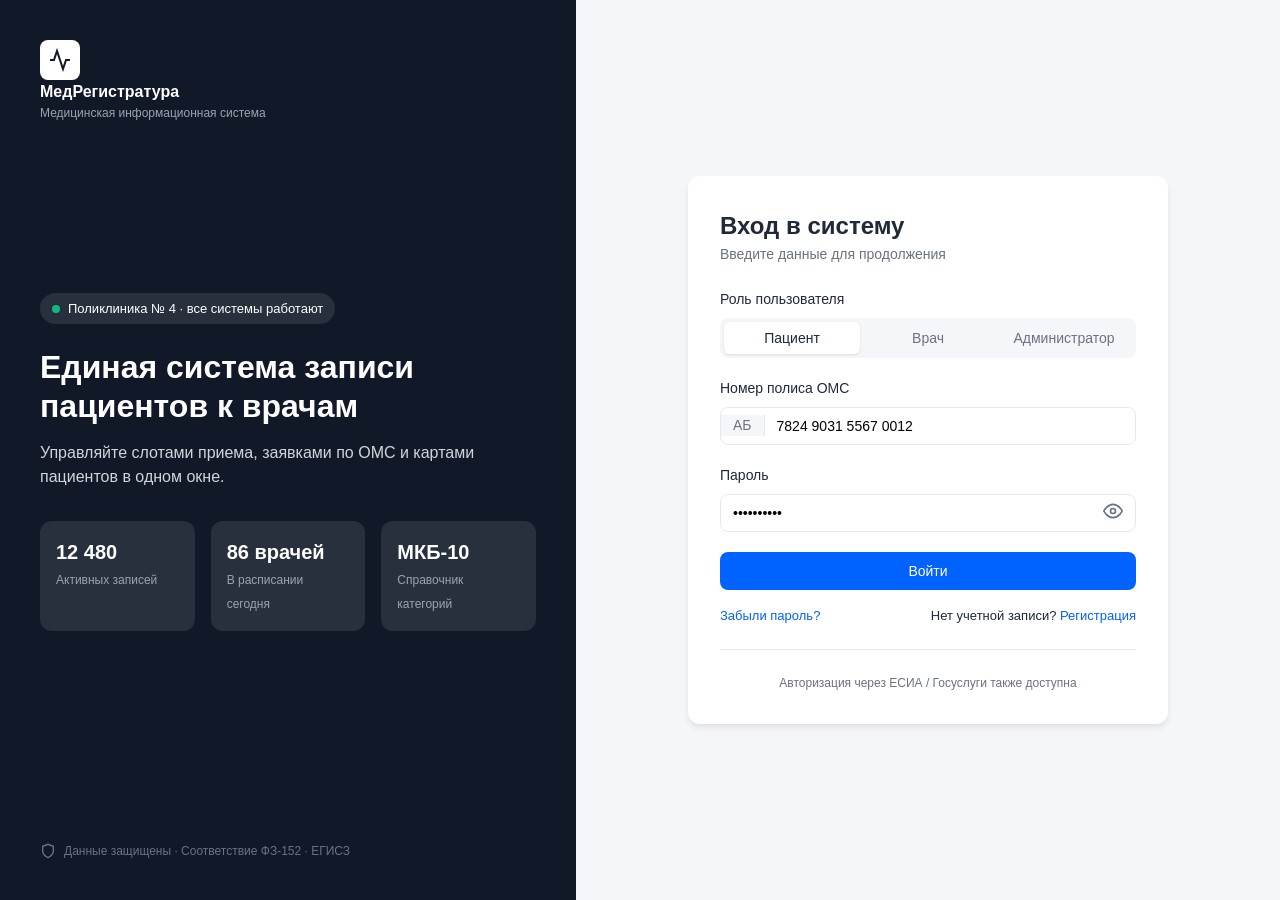
<file: frontend-v2/index.html>
<!DOCTYPE html>
<html lang="ru">
<head>
    <meta charset="UTF-8">
    <meta name="viewport" content="width=device-width, initial-scale=1.0">
    <title>Вход в систему — МедРегистратура</title>
    <link rel="stylesheet" href="css/styles.css">
</head>
<body class="auth-page">
    <div class="auth-layout">
        <!-- Информационная панель -->
        <aside class="auth-sidebar">
            <div class="auth-logo">
                <div class="logo-icon">
                    <svg viewBox="0 0 24 24" fill="none" stroke="currentColor" stroke-width="2"><polyline points="22 12 18 12 15 21 9 3 6 12 2 12"></polyline></svg>
                </div>
                <div class="logo-text">
                    <span class="logo-title">МедРегистратура</span>
                    <span class="logo-subtitle">Медицинская информационная система</span>
                </div>
            </div>

            <div class="auth-sidebar-content">
                <div class="status-pill">
                    <span class="status-dot"></span> Поликлиника № 4 · все системы работают
                </div>
                <h1 class="auth-heading">Единая система записи пациентов к врачам</h1>
                <p class="auth-description">
                    Управляйте слотами приема, заявками по ОМС и картами пациентов в одном окне.
                </p>

                <div class="auth-stats">
                    <div class="stat-card">
                        <span class="stat-value">12 480</span>
                        <span class="stat-label">Активных записей</span>
                    </div>
                    <div class="stat-card">
                        <span class="stat-value">86 врачей</span>
                        <span class="stat-label">В расписании сегодня</span>
                    </div>
                    <div class="stat-card">
                        <span class="stat-value">МКБ-10</span>
                        <span class="stat-label">Справочник категорий</span>
                    </div>
                </div>
            </div>

            <div class="auth-footer">
                <svg viewBox="0 0 24 24" fill="none" stroke="currentColor" stroke-width="2" width="16" height="16"><path d="M12 22s8-4 8-10V5l-8-3-8 3v7c0 6 8 10 8 10z"></path></svg>
                Данные защищены · Соответствие ФЗ-152 · ЕГИСЗ
            </div>
        </aside>

        <!-- Форма входа -->
        <main class="auth-main">
            <div class="auth-card">
                <div class="auth-card-header">
                    <h2>Вход в систему</h2>
                    <p>Введите данные для продолжения</p>
                </div>

                <form class="auth-form">
                    <!-- ПЕРЕКЛЮЧАТЕЛЬ РОЛЕЙ НА МЕСТЕ -->
                    <div class="form-group">
                        <label>Роль пользователя</label>
                        <div class="role-switcher" role="tablist">
                            <button type="button" class="role-btn active" role="tab">Пациент</button>
                            <button type="button" class="role-btn" role="tab">Врач</button>
                            <button type="button" class="role-btn" role="tab">Администратор</button>
                        </div>
                    </div>

                    <div class="form-group">
                        <label for="loginInput" id="loginLabel">Номер полиса ОМС</label>
                        <div class="input-group">
                            <span class="input-prefix" id="inputPrefix">АБ</span>
                            <input type="text" id="loginInput" value="7824 9031 5567 0012" placeholder="0000 0000 0000 0000">
                        </div>
                    </div>

                    <div class="form-group">
                        <label for="password">Пароль</label>
                        <div class="input-group">
                            <input type="password" id="password" value="••••••••••" placeholder="Введите пароль">
                            <button type="button" class="input-suffix" aria-label="Показать пароль">
                                <svg viewBox="0 0 24 24" fill="none" stroke="currentColor" stroke-width="2" width="20" height="20"><path d="M1 12s4-8 11-8 11 8 11 8-4 8-11 8-11-8-11-8z"></path><circle cx="12" cy="12" r="3"></circle></svg>
                            </button>
                        </div>
                    </div>

                    <!-- Блок ошибки -->
                    <div class="alert alert-error" style="display: none;">
                        <svg viewBox="0 0 24 24" fill="none" stroke="currentColor" stroke-width="2" width="20" height="20"><circle cx="12" cy="12" r="10"></circle><line x1="12" y1="8" x2="12" y2="12"></line><line x1="12" y1="16" x2="12.01" y2="16"></line></svg>
                        <div>
                            <strong>Неверные данные для входа</strong>
                            <p>Проверьте правильность ввода и попробуйте еще раз.</p>
                        </div>
                    </div>

                    <button type="submit" class="btn btn-primary btn-block">Войти</button>

                    <div class="auth-links">
                        <a href="#">Забыли пароль?</a>
                        <span>Нет учетной записи? <a href="#">Регистрация</a></span>
                    </div>
                </form>

                <div class="auth-divider">
                    <span>Авторизация через ЕСИА / Госуслуги также доступна</span>
                </div>
            </div>
        </main>
    </div>

    <script src="script.js"></script>
</body>
</html>
</file>
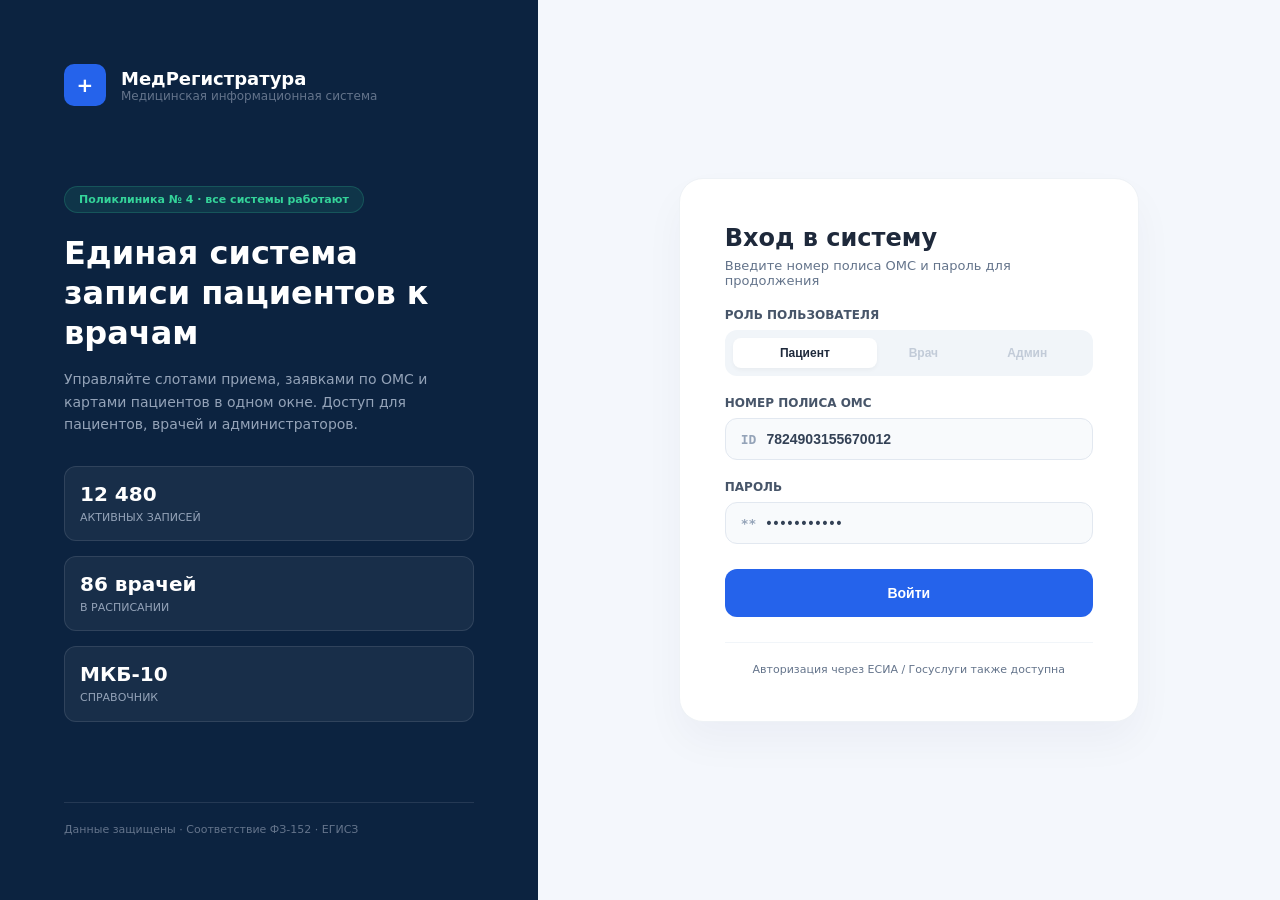
<file: frontend/index.html>
<!DOCTYPE html>
<html lang="ru">
<head>
    <meta charset="UTF-8">
    <meta name="viewport" content="width=device-width, initial-scale=1.0">
    <title>МедРегистратура — Вход в систему</title>
    <style>
        * { box-sizing: border-box; margin: 0; padding: 0; }
        body { font-family: -apple-system, system-ui, sans-serif; background-color: #f4f7fc; min-height: 100vh; display: flex; }
        
        /* Левая панель со статистикой */
        .left-panel { background-color: #0c2340; color: white; padding: 4rem; display: flex; flex-direction: column; justify-content: space-between; width: 42%; }
        .logo-block { display: flex; align-items: center; gap: 15px; }
        .logo-icon { background-color: #2563eb; color: white; width: 42px; height: 42px; border-radius: 10px; display: flex; align-items: center; justify-content: center; font-weight: bold; font-size: 20px; }
        .logo-title { font-size: 18px; font-weight: 700; }
        .logo-sub { color: #64748b; font-size: 12px; }
        .badge-online { background: rgba(52, 211, 153, 0.1); color: #34d399; border: 1px solid rgba(52, 211, 153, 0.2); font-size: 11px; font-weight: 600; border-radius: 20px; padding: 6px 14px; display: inline-block; margin-bottom: 20px; }
        .left-main h1 { font-size: 32px; font-weight: 700; line-height: 1.25; margin-bottom: 15px; }
        .left-main p { color: #94a3b8; font-size: 14px; line-height: 1.6; margin-bottom: 30px; }
        .stats-grid { display: grid; grid-template-cols: repeat(3, 1fr); gap: 15px; }
        .stat-card { background: rgba(255, 255, 255, 0.05); border: 1px solid rgba(255,255,255,0.1); border-radius: 12px; padding: 15px; }
        .stat-value { font-size: 20px; font-weight: 700; }
        .stat-label { font-size: 11px; color: #94a3b8; text-transform: uppercase; margin-top: 5px; line-height: 1.3; }
        .left-footer { color: #64748b; font-size: 11px; border-top: 1px solid rgba(255,255,255,0.1); padding-top: 20px; }

        /* Резиновая правая панель — подстраивается под любой масштаб */
        .right-panel { width: 58%; display: flex; align-items: center; justify-content: center; padding: 2.5rem; }
        .login-card { background: white; padding: 45px; border-radius: 24px; box-shadow: 0 20px 40px rgba(12, 35, 64, 0.04); width: 100%; max-width: 460px; border: 1px solid #eef2f6; text-align: left; display: flex; flex-direction: column; gap: 20px; }
        
        .card-header-text h3 { font-size: 24px; font-weight: 700; color: #1e293b; margin-bottom: 6px; }
        .card-header-text p { font-size: 13px; color: #64748b; }
        
        .form-block { width: 100%; display: flex; flex-direction: column; gap: 8px; }
        .role-label { font-size: 12px; font-weight: 700; color: #475569; text-transform: uppercase; tracking: 0.03em; }
        
        /* Сетка выбора ролей */
        .role-table { width: 100%; background: #f1f5f9; padding: 4px; border-radius: 12px; border-collapse: separate; border-spacing: 4px; }
        .role-btn { width: 100%; border: none; padding: 8px 0; font-size: 12px; font-weight: 600; border-radius: 8px; cursor: pointer; }
        .role-btn.active { background: white; color: #1e293b; box-shadow: 0 2px 4px rgba(0,0,0,0.04); }
        .role-btn.disabled { background: transparent; color: #94a3b8; opacity: 0.5; cursor: not-allowed; }

        /* Поля ввода с адаптивными отступами */
        .input-wrapper { background: #f8fafc; border: 1px solid #e2e8f0; border-radius: 12px; padding: 12px 15px; display: flex; align-items: center; gap: 10px; width: 100%; }
        .input-icon { color: #94a3b8; font-size: 13px; font-weight: bold; font-family: monospace; }
        .input-field { border: none; background: transparent; font-size: 14px; font-weight: 600; color: #334155; width: 100%; outline: none; }
        
        .btn-submit { background-color: #2563eb; color: white; font-weight: 700; border-radius: 12px; padding: 16px; width: 100%; border: none; font-size: 14px; cursor: pointer; text-align: center; text-decoration: none; margin-top: 5px; transition: background 0.2s; }
        .btn-submit:hover { background-color: #1d4ed8; }
        .card-footer { text-align: center; border-top: 1px solid #f1f5f9; padding-top: 20px; font-size: 11px; color: #64748b; font-weight: 500; margin-top: 5px; }

        @media (max-width: 1024px) { .left-panel { display: none; } .right-panel { width: 100%; } }
    </style>
</head>
<body>

    <div class="left-panel">
        <div class="logo-block">
            <div class="logo-icon">+</div>
            <div>
                <div class="logo-title">МедРегистратура</div>
                <div class="logo-sub">Медицинская информационная система</div>
            </div>
        </div>

        <div class="left-main">
            <div class="badge-online">Поликлиника № 4 · все системы работают</div>
            <h1>Единая система записи пациентов к врачам</h1>
            <p>Управляйте слотами приема, заявками по ОМС и картами пациентов в одном окне. Доступ для пациентов, врачей и администраторов.</p>
            
            <div class="stats-grid">
                <div class="stat-card"><div class="stat-value">12 480</div><div class="stat-label">Активных записей</div></div>
                <div class="stat-card"><div class="stat-value">86 врачей</div><div class="stat-label">В расписании</div></div>
                <div class="stat-card"><div class="stat-value">МКБ-10</div><div class="stat-label">Справочник</div></div>
            </div>
        </div>

        <div class="left-footer">Данные защищены · Соответствие ФЗ-152 · ЕГИСЗ</div>
    </div>

    <div class="right-panel">
        <div class="login-card">
            <div class="card-header-text">
                <h3>Вход в систему</h3>
                <p>Введите номер полиса ОМС и пароль для продолжения</p>
            </div>

            <div class="form-block">
                <label class="role-label">Роль пользователя</label>
                <table class="role-table">
                    <tr>
                        <td><button class="role-btn active" type="button">Пациент</button></td>
                        <td><button class="role-btn disabled" type="button" disabled>Врач</button></td>
                        <td><button class="role-btn disabled" type="button" disabled>Админ</button></td>
                    </tr>
                </table>
            </div>

            <form id="loginForm" style="display: flex; flex-direction: column; gap: 20px; width: 100%;">
                <div class="form-block">
                    <label class="role-label">Номер полиса ОМС</label>
                    <div class="input-wrapper">
                        <span class="input-icon">ID</span>
                        <input type="text" id="omsInput" maxlength="16" value="7824903155670012" placeholder="7824 9031 5567 0012" class="input-field">
                    </div>
                </div>

                <div class="form-block">
                    <label class="role-label">Пароль</label>
                    <div class="input-wrapper">
                        <span class="input-icon">**</span>
                        <input type="password" value="password123" class="input-field" style="letter-spacing: 0.15em;">
                    </div>
                </div>

                <div id="errorMsg" style="display: none; background-color: #fef2f2; color: #ef4444; font-size: 12px; padding: 12px; border-radius: 12px; border: 1px solid #fee2e2; font-weight: 600; text-align: center;">
                    Неверный номер ОМС или пароль
                </div>

                <button type="submit" class="btn-submit">Войти</button>
            </form>

            <div class="card-footer">
                Авторизация через ЕСИА / Госуслуги также доступна
            </div>
        </div>
    </div>

    <script>
        document.getElementById('loginForm').addEventListener('submit', async (e) => {
            e.preventDefault();
            const oms = document.getElementById('omsInput').value.replace(/\s+/g, '');
            const errorMsg = document.getElementById('errorMsg');
            
            if (oms.length !== 16 || !/^\d+$/.test(oms)) {
                errorMsg.style.display = 'block';
                return;
            }

            try {
                const response = await fetch('https://onrender.com', {
                    method: 'POST',
                    headers: { 'Content-Type': 'application/json' },
                    body: JSON.stringify({ oms_policy: oms })
                });
                const data = await response.json();

                if (response.ok && data.status === 'success') {
                    localStorage.setItem('patient_fio', data.user.fio);
                    localStorage.setItem('patient_id', data.user.id);
                    window.location.href = 'dashboard.html';
                } else {
                    errorMsg.style.display = 'block';
                }
            } catch (err) {
                errorMsg.textContent = 'Ошибка соединения с сервером Render.';
                errorMsg.style.display = 'block';
            }
        });
    </script>
</body>
</html>
</file>
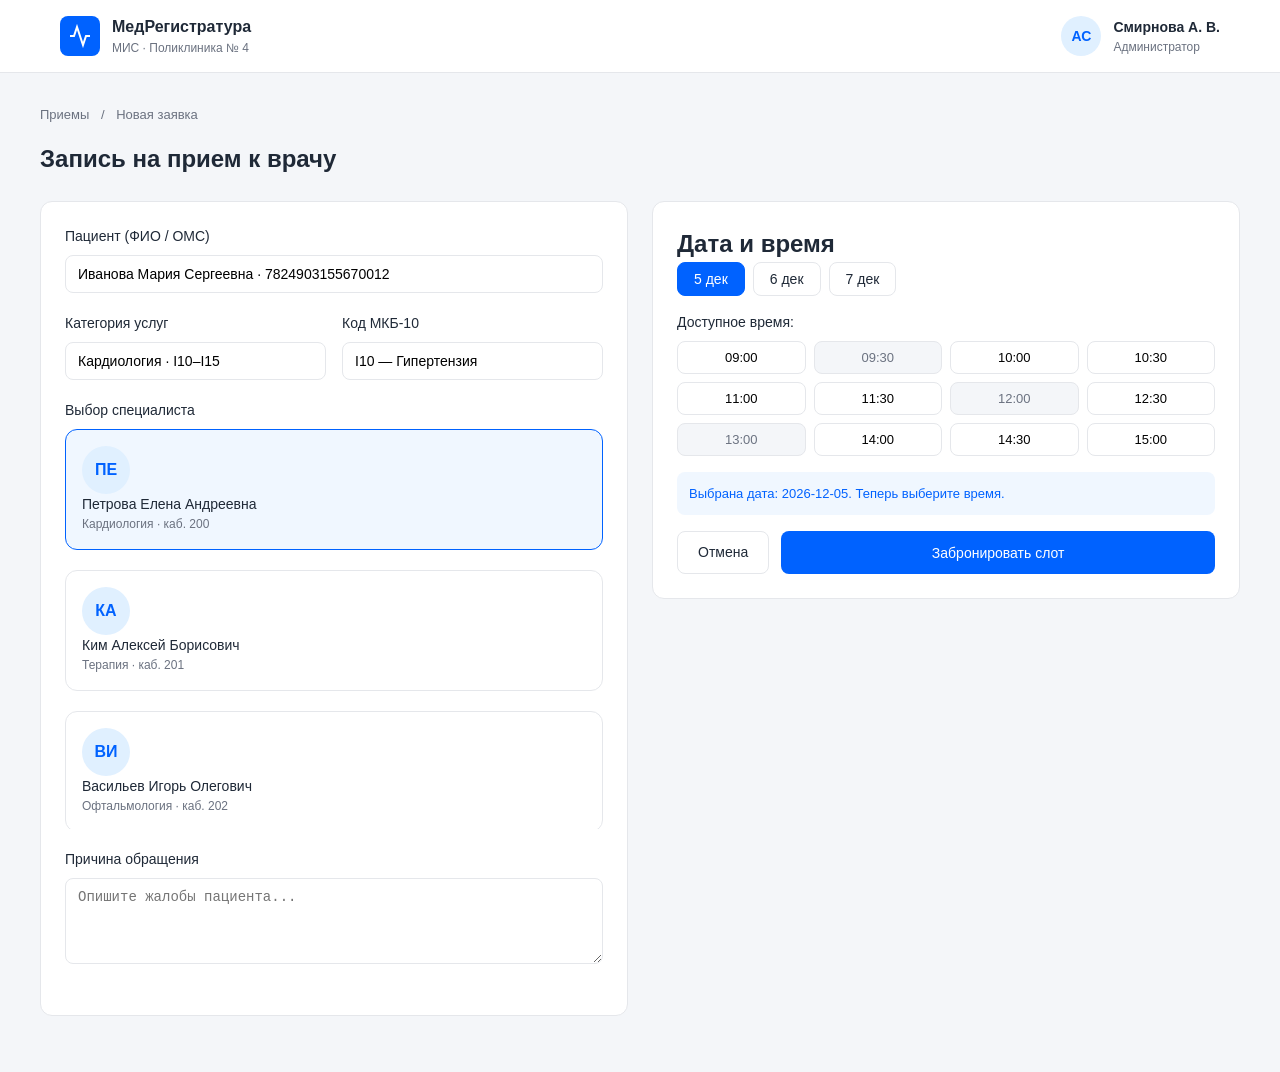
<file: frontend-v2/book.html>
<!DOCTYPE html>
<html lang="ru">
<head>
    <meta charset="UTF-8">
    <meta name="viewport" content="width=device-width, initial-scale=1.0">
    <title>Запись на прием — МедРегистратура</title>
    <link rel="stylesheet" href="css/styles.css">
</head>
<body>
    <header class="app-header">
        <div class="container header-inner">
            <a href="dashboard.html" class="logo">
                <div class="logo-icon">
                    <svg viewBox="0 0 24 24" fill="none" stroke="currentColor" stroke-width="2"><polyline points="22 12 18 12 15 21 9 3 6 12 2 12"></polyline></svg>
                </div>
                <div class="logo-text">
                    <span class="logo-title">МедРегистратура</span>
                    <span class="logo-subtitle">МИС · Поликлиника № 4</span>
                </div>
            </a>
            <div class="user-menu">
                <div class="user-profile">
                    <div class="avatar">АС</div>
                    <div class="user-info">
                        <span class="user-name">Смирнова А. В.</span>
                        <span class="user-role">Администратор</span>
                    </div>
                </div>
            </div>
        </div>
    </header>

    <main class="container page-content">
        <nav class="breadcrumbs">
            <a href="dashboard.html">Приемы</a> <span>/</span> Новая заявка
        </nav>
        <div class="page-header">
            <div>
                <h1 class="page-title">Запись на прием к врачу</h1>
            </div>
        </div>

        <div class="booking-layout">
            <section class="card">
                <div class="form-group">
                    <label>Пациент (ФИО / ОМС)</label>
                    <select class="select-control w-100" id="patientSelect">
                        <option value="6">Иванова Мария Сергеевна · 7824903155670012</option>
                    </select>
                </div>
                
                <div class="form-row">
                    <div class="form-group">
                        <label>Категория услуг</label>
                        <select class="select-control w-100" id="categorySelect">
                            <option value="4">Кардиология · I10–I15</option>
                        </select>
                    </div>
                    <div class="form-group">
                        <label>Код МКБ-10</label>
                        <select class="select-control w-100">
                            <option>I10 — Гипертензия</option>
                        </select>
                    </div>
                </div>

                <div class="form-group">
                    <label>Выбор специалиста</label>
                    <div class="doctor-selector" id="doctorList" style="max-height: 400px; overflow-y: auto;"></div>
                </div>

                <div class="form-group">
                    <label>Причина обращения</label>
                    <textarea class="input-control" rows="4" placeholder="Опишите жалобы пациента..."></textarea>
                </div>
            </section>

            <aside class="card">
                <div class="card-header">
                    <h2>Дата и время</h2>
                </div>
                <div class="date-tabs" id="dateTabs"></div>
                <p class="slot-date-label">Доступное время:</p>
                <div class="slots-grid" id="slotsGrid"></div>
                
                <div class="selected-slot-info" id="selectedSlotText">
                    Слот не выбран
                </div>
                
                <div class="form-actions">
                    <a href="dashboard.html" class="btn btn-outline">Отмена</a>
                    <button class="btn btn-primary btn-block" id="bookBtn">Забронировать слот</button>
                </div>
            </aside>
        </div>
    </main>

    <script src="script.js"></script>
</body>
</html>
</file>
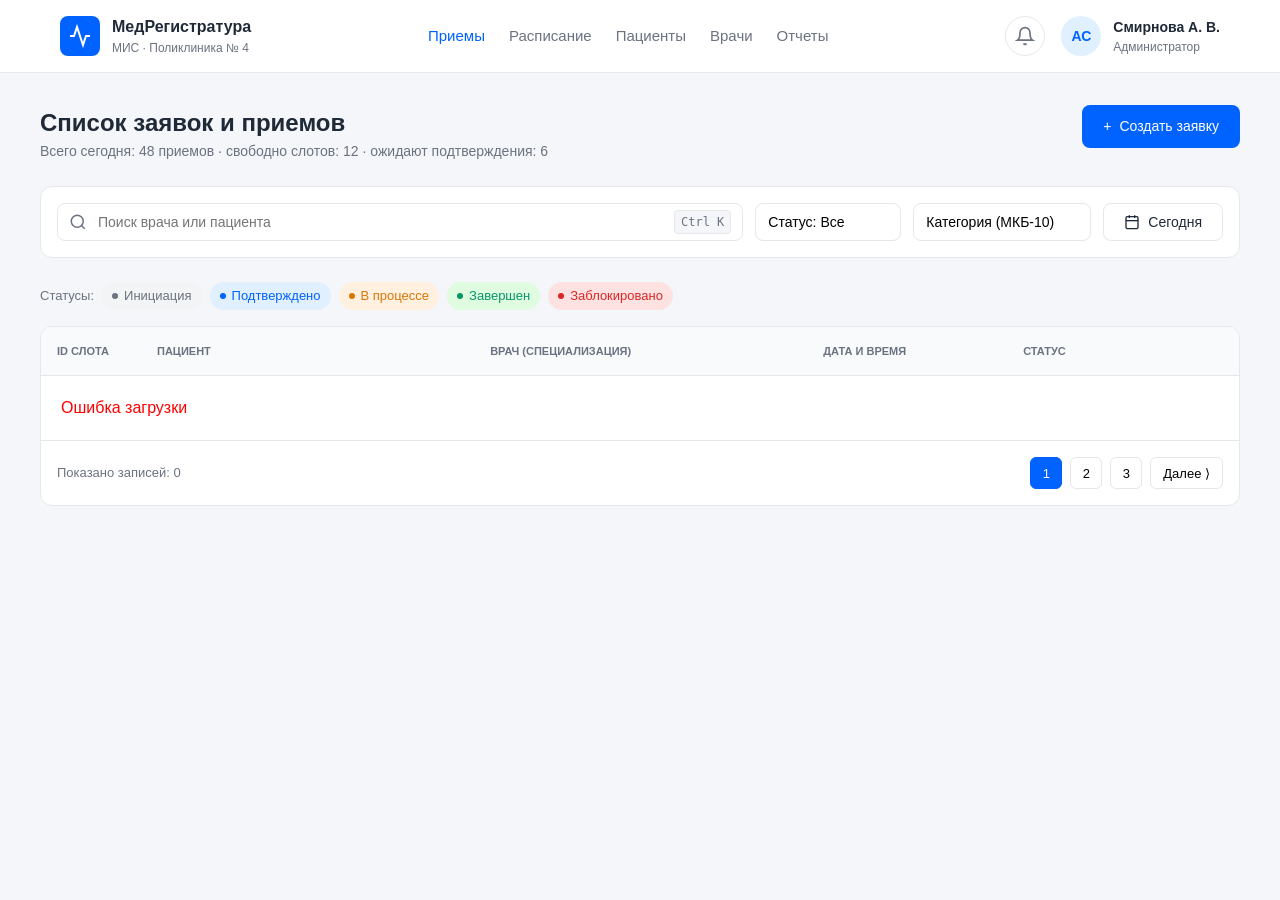
<file: frontend-v2/dashboard.html>
<!DOCTYPE html>
<html lang="ru">
<head>
    <meta charset="UTF-8">
    <meta name="viewport" content="width=device-width, initial-scale=1.0">
    <title>Приемы — МедРегистратура</title>
    <link rel="stylesheet" href="css/styles.css">
</head>
<body>
    <header class="app-header">
        <div class="container header-inner">
            <a href="dashboard.html" class="logo">
                <div class="logo-icon">
                    <svg viewBox="0 0 24 24" fill="none" stroke="currentColor" stroke-width="2"><polyline points="22 12 18 12 15 21 9 3 6 12 2 12"></polyline></svg>
                </div>
                <div class="logo-text">
                    <span class="logo-title">МедРегистратура</span>
                    <span class="logo-subtitle">МИС · Поликлиника № 4</span>
                </div>
            </a>
            <nav class="main-nav">
                <a href="dashboard.html" class="nav-link active">Приемы</a>
                <a href="#" class="nav-link">Расписание</a>
                <a href="#" class="nav-link">Пациенты</a>
                <a href="#" class="nav-link">Врачи</a>
                <a href="#" class="nav-link">Отчеты</a>
            </nav>
            <div class="user-menu">
                <button class="icon-btn" aria-label="Уведомления">
                    <svg viewBox="0 0 24 24" fill="none" stroke="currentColor" stroke-width="2"><path d="M18 8A6 6 0 0 0 6 8c0 7-3 9-3 9h18s-3-2-3-9"></path><path d="M13.73 21a2 2 0 0 1-3.46 0"></path></svg>
                </button>
                <div class="user-profile">
                    <div class="avatar">АС</div>
                    <div class="user-info">
                        <span class="user-name">Смирнова А. В.</span>
                        <span class="user-role">Администратор</span>
                    </div>
                </div>
            </div>
        </div>
    </header>

    <main class="container page-content">
        <div class="page-header">
            <div>
                <h1 class="page-title">Список заявок и приемов</h1>
                <p class="page-subtitle">Всего сегодня: 48 приемов · свободно слотов: 12 · ожидают подтверждения: 6</p>
            </div>
            <div class="header-actions">
                <!-- Оставлена только кнопка создания заявки -->
                <a href="book.html" class="btn btn-primary">
                    <span class="btn-icon">+</span> Создать заявку
                </a>
            </div>
        </div>

        <div class="filter-bar">
            <div class="search-box">
                <svg class="search-icon" viewBox="0 0 24 24" fill="none" stroke="currentColor" stroke-width="2" width="18" height="18"><circle cx="11" cy="11" r="8"></circle><line x1="21" y1="21" x2="16.65" y2="16.65"></line></svg>
                <input type="search" placeholder="Поиск врача или пациента">
                <kbd>Ctrl K</kbd>
            </div>
            <div class="filter-controls">
                <select class="select-control">
                    <option>Статус: Все</option>
                    <option>Подтверждено</option>
                    <option>В процессе</option>
                </select>
                <select class="select-control">
                    <option>Категория (МКБ-10)</option>
                </select>
                <button class="btn btn-outline">
                    <svg viewBox="0 0 24 24" fill="none" stroke="currentColor" stroke-width="2" width="16" height="16"><rect x="3" y="4" width="18" height="18" rx="2" ry="2"></rect><line x1="16" y1="2" x2="16" y2="6"></line><line x1="8" y1="2" x2="8" y2="6"></line><line x1="3" y1="10" x2="21" y2="10"></line></svg>
                    Сегодня
                </button>
            </div>
        </div>

        <div class="status-legend">
            <span>Статусы:</span>
            <span class="badge badge-secondary"><span class="badge-dot"></span> Инициация</span>
            <span class="badge badge-primary"><span class="badge-dot"></span> Подтверждено</span>
            <span class="badge badge-warning"><span class="badge-dot"></span> В процессе</span>
            <span class="badge badge-success"><span class="badge-dot"></span> Завершен</span>
            <span class="badge badge-danger"><span class="badge-dot"></span> Заблокировано</span>
        </div>

        <div class="table-card">
            <div class="table-header">
                <div>ID СЛОТА</div>
                <div>ПАЦИЕНТ</div>
                <div>ВРАЧ (СПЕЦИАЛИЗАЦИЯ)</div>
                <div>ДАТА И ВРЕМЯ</div>
                <div>СТАТУС</div>
            </div>
            
            <!-- ПУСТАЯ ТАБЛИЦА. Данные сюда вставит скрипт -->
            <ul class="table-list" id="appointmentsList">
                <li style="padding: 20px; text-align: center; color: #6B7280;">
                    Загрузка данных с сервера... Пожалуйста, подождите.
                </li>
            </ul>

            <div class="table-footer">
                <span class="table-info">Показано записей: <span id="recordsCount">0</span></span>
                <div class="pagination">
                    <button class="page-btn active">1</button>
                    <button class="page-btn">2</button>
                    <button class="page-btn">3</button>
                    <button class="page-btn next">Далее ⟩</button>
                </div>
            </div>
        </div>
    </main>

    <script src="script.js"></script>
</body>
</html>
</file>
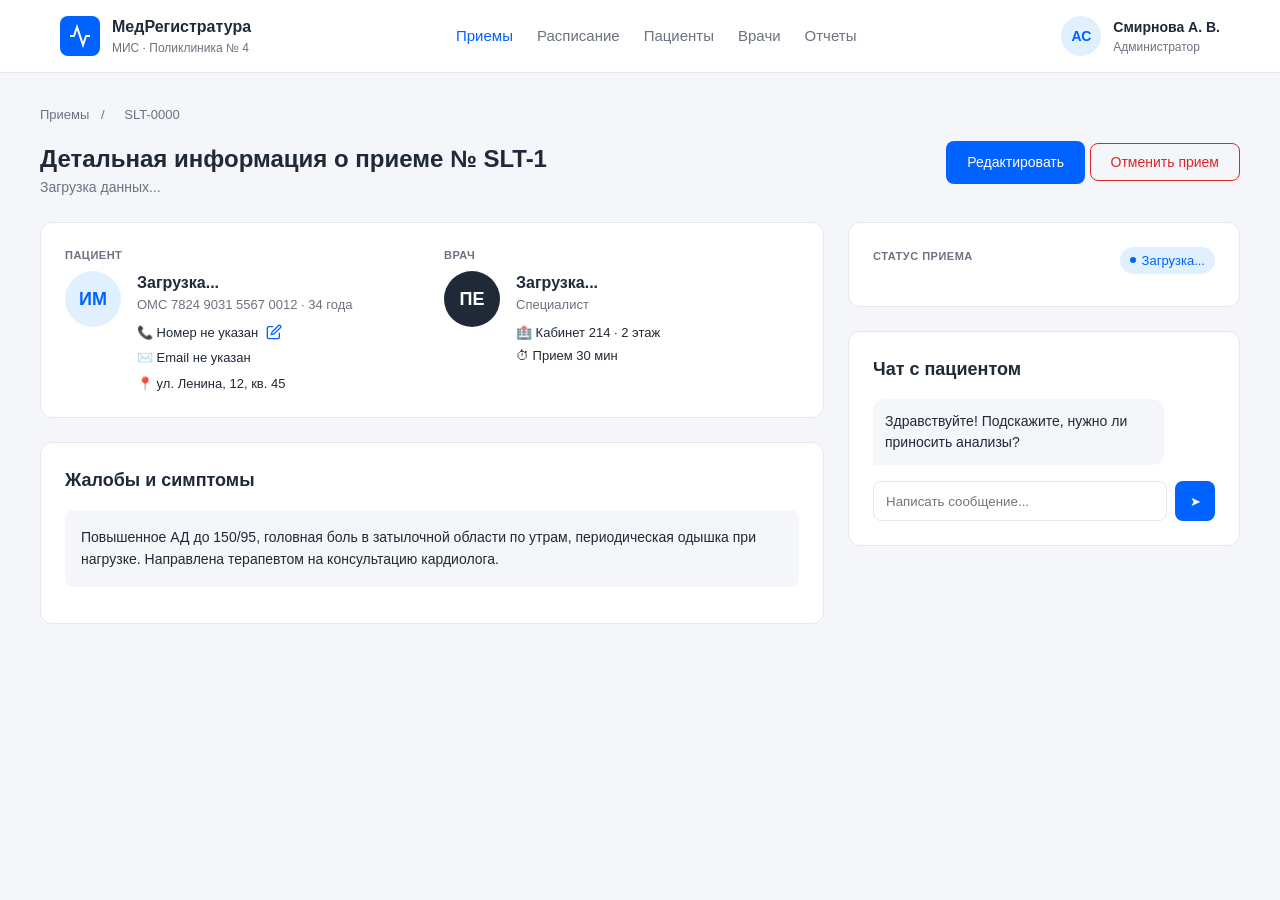
<file: frontend-v2/detail_view.html>
<!DOCTYPE html>
<html lang="ru">
<head>
    <meta charset="UTF-8">
    <meta name="viewport" content="width=device-width, initial-scale=1.0">
    <title>Детали приема — МедРегистратура</title>
    <link rel="stylesheet" href="css/styles.css">
</head>
<body>
    <header class="app-header">
        <div class="container header-inner">
            <a href="dashboard.html" class="logo">
                <div class="logo-icon">
                    <svg viewBox="0 0 24 24" fill="none" stroke="currentColor" stroke-width="2"><polyline points="22 12 18 12 15 21 9 3 6 12 2 12"></polyline></svg>
                </div>
                <div class="logo-text">
                    <span class="logo-title">МедРегистратура</span>
                    <span class="logo-subtitle">МИС · Поликлиника № 4</span>
                </div>
            </a>
            <nav class="main-nav">
                <a href="dashboard.html" class="nav-link active">Приемы</a>
                <a href="#" class="nav-link">Расписание</a>
                <a href="#" class="nav-link">Пациенты</a>
                <a href="#" class="nav-link">Врачи</a>
                <a href="#" class="nav-link">Отчеты</a>
            </nav>
            <div class="user-menu">
                <div class="user-profile">
                    <div class="avatar">АС</div>
                    <div class="user-info">
                        <span class="user-name">Смирнова А. В.</span>
                        <span class="user-role">Администратор</span>
                    </div>
                </div>
            </div>
        </div>
    </header>

    <main class="container page-content">
        <nav class="breadcrumbs">
            <a href="dashboard.html">Приемы</a> <span>/</span> <span id="breadcrumbId">SLT-0000</span>
        </nav>
        <div class="page-header">
            <div>
                <h1 class="page-title">Детальная информация о приеме № <span id="headerId">SLT-0000</span></h1>
                <p class="page-subtitle" id="headerSubtitle">Загрузка данных...</p>
            </div>
            <div class="header-actions">
                <a href="#" class="btn btn-primary" id="editBtn">Редактировать</a>
                <button class="btn btn-danger-outline" id="openDeleteModal">Отменить прием</button>
            </div>
        </div>

        <div class="detail-layout">
            <div class="detail-main">
                <div class="card">
                    <div class="info-grid">
                        <div>
                            <span class="info-label">ПАЦИЕНТ</span>
                            <div class="person-info">
                                <div class="avatar avatar-lg" id="patientAvatar">ИМ</div>
                                <div>
                                    <div class="person-name" id="patientFio">Загрузка...</div>
                                    <div class="person-meta">ОМС 7824 9031 5567 0012 · 34 года</div>
                                    
                                    <!-- ОБНОВЛЕННЫЙ БЛОК КОНТАКТОВ -->
                                    <div class="person-contacts" style="margin-top: 8px; display: flex; flex-direction: column; gap: 6px;">
                                        <div style="display: flex; align-items: center; gap: 8px;">
                                            <span id="patientPhoneDisplay">📞 Номер не указан</span>
                                            <button type="button" id="openEditContactsBtn" style="border: none; background: none; cursor: pointer; color: var(--primary); padding: 0; display: flex; align-items: center;" title="Изменить контакты">
                                                <svg viewBox="0 0 24 24" fill="none" stroke="currentColor" stroke-width="2" width="16" height="16"><path d="M11 4H4a2 2 0 0 0-2 2v14a2 2 0 0 0 2 2h14a2 2 0 0 0 2-2v-7"></path><path d="M18.5 2.5a2.121 2.121 0 0 1 3 3L12 15l-4 1 1-4 9.5-9.5z"></path></svg>
                                            </button>
                                        </div>
                                        <span id="patientEmailDisplay">✉️ Email не указан</span>
                                        <span>📍 ул. Ленина, 12, кв. 45</span>
                                    </div>
                                </div>
                            </div>
                        </div>
                        <div>
                            <span class="info-label">ВРАЧ</span>
                            <div class="person-info">
                                <div class="avatar avatar-lg avatar-dark" id="doctorAvatar">ПЕ</div>
                                <div>
                                    <div class="person-name" id="doctorFio">Загрузка...</div>
                                    <div class="person-meta" id="doctorSpec">Специалист</div>
                                    <div class="person-contacts">
                                        <span>🏥 Кабинет 214 · 2 этаж</span>
                                        <span>⏱ Прием 30 мин</span>
                                    </div>
                                </div>
                            </div>
                        </div>
                    </div>
                </div>

                <div class="card">
                    <h2 class="card-title">Жалобы и симптомы</h2>
                    <div class="complaint-box">
                        Повышенное АД до 150/95, головная боль в затылочной области по утрам, периодическая одышка при нагрузке. Направлена терапевтом на консультацию кардиолога.
                    </div>
                </div>
            </div>

            <aside class="detail-sidebar">
                <div class="card">
                    <div class="status-header">
                        <span class="info-label">СТАТУС ПРИЕМА</span>
                        <span class="badge badge-primary" id="statusBadge"><span class="badge-dot"></span> Загрузка...</span>
                    </div>
                </div>
                <div class="card chat-card">
                    <div class="chat-header"><h2 class="card-title">Чат с пациентом</h2></div>
                    <div class="chat-messages">
                        <div class="message message-incoming"><p>Здравствуйте! Подскажите, нужно ли приносить анализы?</p></div>
                    </div>
                    <form class="chat-input">
                        <input type="text" placeholder="Написать сообщение...">
                        <button type="submit">➤</button>
                    </form>
                </div>
            </aside>
        </div>
    </main>

    <!-- МОДАЛЬНОЕ ОКНО РЕДАКТИРОВАНИЯ КОНТАКТОВ -->
    <div class="modal-overlay" id="editContactModal" aria-hidden="true">
        <div class="modal" role="dialog" aria-modal="true">
            <h2>Изменить контакты</h2>
            <p class="text-muted">Обновите номер телефона или email пациента.</p>
            
            <div class="form-group" style="margin-top: 15px;">
                <label>Телефон</label>
                <input type="text" id="editPhoneInput" class="input-control" placeholder="+7 (999) 123-45-67">
            </div>
            <div class="form-group">
                <label>Email</label>
                <input type="email" id="editEmailInput" class="input-control" placeholder="example@clinic.ru">
            </div>

            <!-- БЛОК ДЛЯ ВЫВОДА ОШИБКИ БЕЗ ALERT -->
            <div id="contactErrorMsg" style="color: #DC2626; font-size: 13px; display: none; margin-bottom: 10px;"></div>

            <div class="modal-actions" style="margin-top: 20px;">
                <button class="btn btn-outline" id="closeEditContactModal">Отмена</button>
                <button class="btn btn-primary" id="saveContactBtn">Сохранить</button>
            </div>
        </div>
    </div>

    <!-- Модальное окно удаления (оставляем) -->
    <div class="modal-overlay" id="deleteModal" aria-hidden="true">
        <div class="modal" role="dialog" aria-modal="true">
            <h2>Удалить запись?</h2>
            <p class="text-muted">Вы уверены, что хотите удалить запись <span id="deleteIdLabel"></span>?</p>
            <div class="modal-actions">
                <button class="btn btn-outline" id="closeModal">Нет</button>
                <button class="btn btn-danger" id="confirmDeleteBtn">Да, удалить</button>
            </div>
        </div>
    </div>

    <script src="script.js"></script>
</body>
</html>
</file>
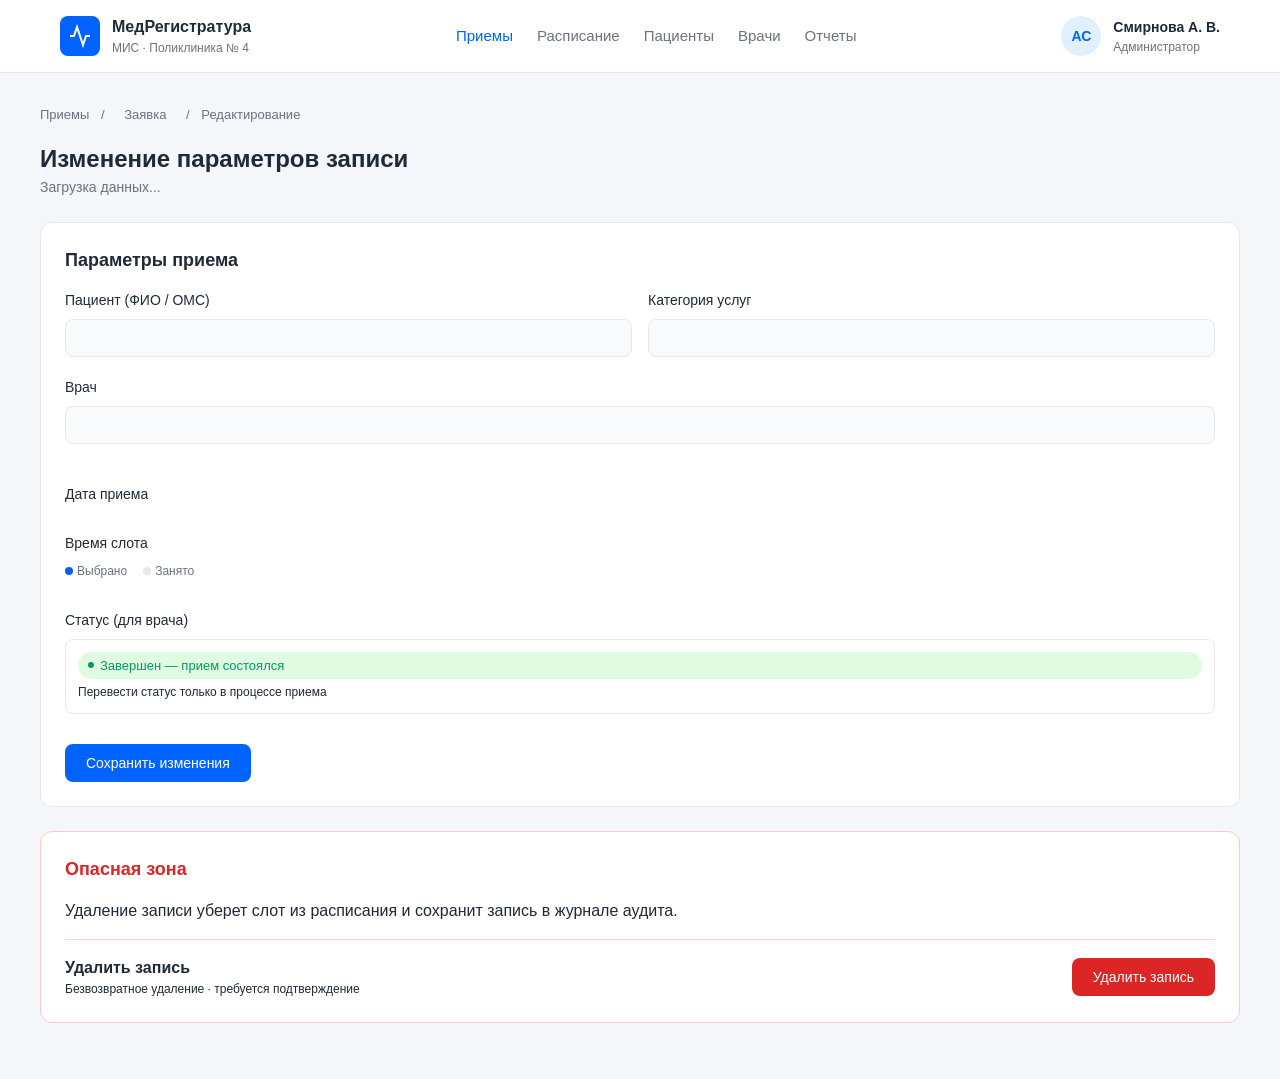
<file: frontend-v2/edit.html>
<!DOCTYPE html>
<html lang="ru">
<head>
    <meta charset="UTF-8">
    <meta name="viewport" content="width=device-width, initial-scale=1.0">
    <title>Редактирование заявки — МедРегистратура</title>
    <link rel="stylesheet" href="css/styles.css">
</head>
<body>
    <header class="app-header">
        <div class="container header-inner">
            <a href="dashboard.html" class="logo">
                <div class="logo-icon">
                    <svg viewBox="0 0 24 24" fill="none" stroke="currentColor" stroke-width="2"><polyline points="22 12 18 12 15 21 9 3 6 12 2 12"></polyline></svg>
                </div>
                <div class="logo-text">
                    <span class="logo-title">МедРегистратура</span>
                    <span class="logo-subtitle">МИС · Поликлиника № 4</span>
                </div>
            </a>
            <nav class="main-nav">
                <a href="dashboard.html" class="nav-link active">Приемы</a>
                <a href="#" class="nav-link">Расписание</a>
                <a href="#" class="nav-link">Пациенты</a>
                <a href="#" class="nav-link">Врачи</a>
                <a href="#" class="nav-link">Отчеты</a>
            </nav>
            <div class="user-menu">
                <div class="user-profile">
                    <div class="avatar">АС</div>
                    <div class="user-info">
                        <span class="user-name">Смирнова А. В.</span>
                        <span class="user-role">Администратор</span>
                    </div>
                </div>
            </div>
        </div>
    </header>

    <main class="container page-content">
        <nav class="breadcrumbs">
            <a href="dashboard.html">Приемы</a> <span>/</span> <span id="breadcrumbId">Заявка</span> <span>/</span> Редактирование
        </nav>
        <div class="page-header">
            <div>
                <h1 class="page-title">Изменение параметров записи</h1>
                <p class="page-subtitle" id="pageSubtitle">Загрузка данных...</p>
            </div>
        </div>

        <div class="card edit-form-card">
            <h2 class="card-title">Параметры приема</h2>
            
            <div class="form-row">
                <div class="form-group">
                    <label>Пациент (ФИО / ОМС)</label>
                    <input type="text" class="select-control w-100" id="editPatientFio" readonly style="background: #F9FAFB;">
                </div>
                <div class="form-group">
                    <label>Категория услуг</label>
                    <input type="text" class="select-control w-100" id="editCategory" readonly style="background: #F9FAFB;">
                </div>
            </div>

            <div class="form-row">
                <div class="form-group">
                    <label>Врач</label>
                    <input type="text" class="select-control w-100" id="editDoctorFio" readonly style="background: #F9FAFB;">
                </div>
            </div>

            <!-- БЛОК ВЫБОРА ДАТЫ -->
            <div class="form-group" style="margin-top: 20px;">
                <label>Дата приема</label>
                <div class="date-tabs" id="editDateTabs"></div>
            </div>

            <!-- БЛОК ВЫБОРА ВРЕМЕНИ -->
            <div class="form-group">
                <label>Время слота</label>
                <div class="slot-legend" style="margin-bottom: 10px;">
                    <span class="legend-item"><span class="dot dot-primary"></span> Выбрано</span>
                    <span class="legend-item"><span class="dot dot-secondary"></span> Занято</span>
                </div>
                <div class="slots-grid" id="editSlotsGrid"></div>
            </div>

            <div class="form-group" style="margin-top: 20px;">
                <label>Статус (для врача)</label>
                <div class="status-field">
                    <span class="badge badge-success"><span class="badge-dot"></span> Завершен — прием состоялся</span>
                    <span class="text-muted text-sm">Перевести статус только в процессе приема</span>
                </div>
            </div>
            
            <!-- КНОПКА СОХРАНЕНИЯ (Без алертов) -->
            <button class="btn btn-primary" id="saveChangesBtn" style="margin-top: 10px;">Сохранить изменения</button>
        </div>

        <div class="card danger-zone">
            <h2 class="card-title text-danger">Опасная зона</h2>
            <p class="text-muted">Удаление записи уберет слот из расписания и сохранит запись в журнале аудита.</p>
            <div class="danger-action">
                <div>
                    <strong>Удалить запись <span id="deleteIdLabel"></span></strong>
                    <p class="text-muted text-sm">Безвозвратное удаление · требуется подтверждение</p>
                </div>
                <button type="button" class="btn btn-danger" id="openDeleteModal">Удалить запись</button>
            </div>
        </div>
    </main>

    <!-- Модальное окно удаления -->
    <div class="modal-overlay" id="deleteModal" aria-hidden="true">
        <div class="modal" role="dialog" aria-modal="true">
            <div class="modal-icon modal-icon-danger">
                <svg viewBox="0 0 24 24" fill="none" stroke="currentColor" stroke-width="2" width="24" height="24"><polyline points="3 6 5 6 21 6"></polyline><path d="M19 6v14a2 2 0 0 1-2 2H7a2 2 0 0 1-2-2V6m3 0V4a2 2 0 0 1 2-2h4a2 2 0 0 1 2 2v2"></path></svg>
            </div>
            <h2>Удалить запись?</h2>
            <p class="text-muted">Вы уверены, что хотите безвозвратно удалить запись?</p>
            <div class="modal-actions">
                <button class="btn btn-outline" id="closeModal">Нет, сохранить</button>
                <button class="btn btn-danger" id="confirmDeleteBtn">Да, удалить</button>
            </div>
        </div>
    </div>

    <script src="script.js"></script>
</body>
</html>
</file>
<file: frontend-v2/css/styles.css>
/* --- Базовые переменные --- */
:root {
    --bg: #F4F6F9;
    --surface: #FFFFFF;
    --text: #1F2937;
    --text-muted: #6B7280;
    --primary: #0062FF;
    --primary-hover: #0052D6;
    --danger: #DC2626;
    --danger-bg: #FEE2E2;
    --border: #E5E7EB;
    --radius: 12px;
    --font: 'Inter', -apple-system, BlinkMacSystemFont, "Segoe UI", Roboto, sans-serif;
}

* { margin: 0; padding: 0; box-sizing: border-box; }
body { font-family: var(--font); background: var(--bg); color: var(--text); line-height: 1.5; -webkit-font-smoothing: antialiased; }
a { text-decoration: none; color: inherit; }
ul { list-style: none; }
button { cursor: pointer; font-family: inherit; border: none; background: none; }

.container { max-width: 1200px; margin: 0 auto; padding: 0 20px; }

/* --- Общие компоненты --- */
.btn { display: inline-flex; align-items: center; justify-content: center; gap: 8px; padding: 10px 20px; border-radius: 8px; font-weight: 500; font-size: 14px; transition: all 0.2s; border: 1px solid transparent; }
.btn-primary { background: var(--primary); color: #fff; }
.btn-primary:hover { background: var(--primary-hover); }
.btn-outline { background: var(--surface); border-color: var(--border); color: var(--text); }
.btn-outline:hover { background: var(--bg); }
.btn-danger { background: var(--danger); color: #fff; }
.btn-danger-outline { border-color: var(--danger); color: var(--danger); background: transparent; }
.btn-danger-outline:hover { background: var(--danger-bg); }
.btn-block { width: 100%; }

.card { background: var(--surface); border: 1px solid var(--border); border-radius: var(--radius); padding: 24px; margin-bottom: 24px; }
.card-title { font-size: 18px; font-weight: 600; margin-bottom: 16px; }

.badge { display: inline-flex; align-items: center; gap: 6px; padding: 4px 10px; border-radius: 20px; font-size: 13px; font-weight: 500; }
.badge-dot { width: 6px; height: 6px; border-radius: 50%; background: currentColor; }
.badge-primary { background: #E0F0FF; color: var(--primary); }
.badge-success { background: #E0FCE0; color: #059669; }
.badge-warning { background: #FFF0E0; color: #D97706; }
.badge-secondary { background: #F3F4F6; color: var(--text-muted); }
.badge-danger { background: var(--danger-bg); color: var(--danger); }

/* --- Шапка приложения --- */
.app-header { background: var(--surface); border-bottom: 1px solid var(--border); position: sticky; top: 0; z-index: 100; }
.header-inner { display: flex; align-items: center; justify-content: space-between; height: 72px; }
.logo { display: flex; align-items: center; gap: 12px; }
.logo-icon { width: 40px; height: 40px; background: var(--primary); color: #fff; border-radius: 8px; display: flex; align-items: center; justify-content: center; }
.logo-icon svg { width: 24px; height: 24px; }
.logo-text { display: flex; flex-direction: column; }
.logo-title { font-weight: 600; font-size: 16px; }
.logo-subtitle { font-size: 12px; color: var(--text-muted); }
.main-nav { display: none; gap: 24px; }
.nav-link { font-size: 15px; color: var(--text-muted); font-weight: 500; }
.nav-link.active, .nav-link:hover { color: var(--primary); }
.user-menu { display: flex; align-items: center; gap: 16px; }
.icon-btn { width: 40px; height: 40px; border-radius: 50%; border: 1px solid var(--border); display: flex; align-items: center; justify-content: center; color: var(--text-muted); }
.icon-btn:hover { background: var(--bg); }
.icon-btn svg { width: 20px; height: 20px; }
.user-profile { display: flex; align-items: center; gap: 12px; }
.avatar { width: 40px; height: 40px; background: #E0F0FF; color: var(--primary); border-radius: 50%; display: flex; align-items: center; justify-content: center; font-weight: 600; font-size: 14px; }
.avatar-dark { background: #1F2937; color: #fff; }
.avatar-lg { width: 56px; height: 56px; font-size: 18px; }
.user-info { display: none; flex-direction: column; }
.user-name { font-weight: 600; font-size: 14px; }
.user-role { font-size: 12px; color: var(--text-muted); }

/* --- Контент --- */
.page-content { padding: 32px 0; }
.page-header { display: flex; flex-direction: column; gap: 16px; margin-bottom: 24px; }
.page-title { font-size: 24px; font-weight: 600; }
.page-subtitle { font-size: 14px; color: var(--text-muted); }
.breadcrumbs { font-size: 13px; color: var(--text-muted); margin-bottom: 16px; }
.breadcrumbs a:hover { color: var(--primary); }
.breadcrumbs span { margin: 0 8px; }

/* --- Фильтры и таблица --- */
.filter-bar { display: flex; flex-direction: column; gap: 12px; background: var(--surface); padding: 16px; border-radius: var(--radius); border: 1px solid var(--border); margin-bottom: 24px; }
.search-box { position: relative; display: flex; align-items: center; flex: 1; }
.search-icon { position: absolute; left: 12px; color: var(--text-muted); }
.search-box input { width: 100%; padding: 10px 12px 10px 40px; border: 1px solid var(--border); border-radius: 8px; font-size: 14px; outline: none; }
.search-box input:focus { border-color: var(--primary); }
.search-box kbd { position: absolute; right: 12px; font-size: 12px; color: var(--text-muted); background: var(--bg); padding: 2px 6px; border-radius: 4px; border: 1px solid var(--border); }
.filter-controls { display: flex; flex-direction: column; gap: 12px; }
.select-control { padding: 10px 36px 10px 12px; border: 1px solid var(--border); border-radius: 8px; font-size: 14px; background: var(--surface); outline: none; appearance: none; cursor: pointer; }
.w-100 { width: 100%; }

.status-legend { display: flex; flex-wrap: wrap; align-items: center; gap: 8px; margin-bottom: 16px; font-size: 13px; color: var(--text-muted); }

.table-card { background: var(--surface); border-radius: var(--radius); border: 1px solid var(--border); overflow: hidden; }
.table-header { display: none; }
.table-list { display: flex; flex-direction: column; }
.table-row { display: flex; flex-direction: column; padding: 16px; border-bottom: 1px solid var(--border); gap: 12px; }
.table-row:last-child { border-bottom: none; }
.cell { display: flex; flex-direction: column; gap: 4px; }
.cell::before { content: attr(data-label); font-size: 11px; text-transform: uppercase; color: var(--text-muted); font-weight: 600; letter-spacing: 0.5px; }
.cell-main { font-size: 14px; font-weight: 500; }
.cell-sub { font-size: 13px; color: var(--text-muted); }
.link { color: var(--primary); font-weight: 500; }
.link:hover { text-decoration: underline; }
.table-footer { display: flex; flex-direction: column; align-items: center; gap: 16px; padding: 16px; border-top: 1px solid var(--border); }
.table-info { font-size: 13px; color: var(--text-muted); }
.pagination { display: flex; gap: 8px; }
.page-btn { width: 32px; height: 32px; border-radius: 6px; border: 1px solid var(--border); background: var(--surface); display: flex; align-items: center; justify-content: center; font-size: 13px; }
.page-btn.active { background: var(--primary); color: #fff; border-color: var(--primary); }
.page-btn.next { width: auto; padding: 0 12px; }

/* --- Формы --- */
.form-group { margin-bottom: 20px; }
.form-group label { display: block; font-size: 14px; font-weight: 500; margin-bottom: 8px; }
.form-row { display: flex; flex-direction: column; gap: 16px; }
.input-control { width: 100%; padding: 10px 12px; border: 1px solid var(--border); border-radius: 8px; font-size: 14px; outline: none; background: var(--surface); }
.input-control:focus { border-color: var(--primary); }
textarea.input-control { resize: vertical; }

/* --- Авторизация --- */
.auth-page { min-height: 100vh; }
.auth-layout { display: flex; flex-direction: column; min-height: 100vh; }
.auth-sidebar { display: none; background: #111827; color: #fff; padding: 40px; flex-direction: column; justify-content: space-between; }
.auth-sidebar .logo-icon { background: #fff; color: #111827; }
.auth-sidebar .logo-subtitle { color: #9CA3AF; }
.auth-heading { font-size: 32px; font-weight: 700; line-height: 1.2; margin: 24px 0 16px; }
.auth-description { color: #D1D5DB; font-size: 16px; margin-bottom: 32px; }
.auth-stats { display: flex; gap: 16px; }
.stat-card { background: rgba(255, 255, 255, 0.1); padding: 16px; border-radius: var(--radius); flex: 1; }
.stat-value { display: block; font-size: 20px; font-weight: 700; }
.stat-label { font-size: 12px; color: #9CA3AF; }
.auth-footer { font-size: 12px; color: #6B7280; display: flex; align-items: center; gap: 8px; margin-top: 40px; }
.status-pill { display: inline-flex; align-items: center; gap: 8px; background: rgba(255, 255, 255, 0.1); padding: 6px 12px; border-radius: 20px; font-size: 13px; }
.status-dot { width: 8px; height: 8px; background: #10B981; border-radius: 50%; }
.auth-main { flex: 1; display: flex; align-items: center; justify-content: center; padding: 20px; }
.auth-card { background: var(--surface); border-radius: var(--radius); padding: 32px; width: 100%; max-width: 480px; box-shadow: 0 4px 6px -1px rgba(0, 0, 0, 0.1); }
.auth-card-header { margin-bottom: 24px; }
.auth-card-header h2 { font-size: 24px; font-weight: 600; }
.auth-card-header p { color: var(--text-muted); font-size: 14px; }
.role-switcher { display: flex; background: var(--bg); padding: 4px; border-radius: 8px; }
.role-btn { flex: 1; padding: 8px; border-radius: 6px; font-size: 14px; font-weight: 500; color: var(--text-muted); }
.role-btn.active { background: var(--surface); color: var(--text); box-shadow: 0 1px 3px rgba(0, 0, 0, 0.1); }
.input-group { display: flex; align-items: center; border: 1px solid var(--border); border-radius: 8px; overflow: hidden; }
.input-prefix { padding: 0 12px; background: var(--bg); border-right: 1px solid var(--border); font-size: 14px; color: var(--text-muted); }
.input-group input { flex: 1; padding: 10px 12px; border: none; outline: none; font-size: 14px; }
.input-suffix { padding: 0 12px; color: var(--text-muted); }
.alert-error { display: flex; gap: 12px; background: var(--danger-bg); border: 1px solid #FECACA; border-radius: 8px; padding: 12px; margin-bottom: 20px; font-size: 13px; color: var(--danger); }
.alert-error svg { flex-shrink: 0; }
.auth-links { display: flex; justify-content: space-between; font-size: 13px; margin-top: 16px; }
.auth-links a { color: var(--primary); font-weight: 500; }
.auth-divider { text-align: center; font-size: 12px; color: var(--text-muted); margin-top: 24px; padding-top: 24px; border-top: 1px solid var(--border); }

/* --- Запись на прием --- */
.booking-layout { display: flex; flex-direction: column; gap: 24px; }
.doctor-selector { display: flex; flex-direction: column; gap: 12px; }
.doctor-option { display: flex; align-items: center; gap: 16px; padding: 16px; border: 1px solid var(--border); border-radius: var(--radius); cursor: pointer; transition: border-color 0.2s; }
.doctor-option.selected { border-color: var(--primary); background: #F0F7FF; }
.doctor-option input { display: none; }
.doctor-avatar { width: 48px; height: 48px; background: #E0F0FF; color: var(--primary); border-radius: 50%; display: flex; align-items: center; justify-content: center; font-weight: 600; font-size: 16px; flex-shrink: 0; }
.doctor-info { display: flex; flex-direction: column; }
.doctor-name { font-weight: 500; font-size: 14px; }
.doctor-meta { font-size: 12px; color: var(--text-muted); }
.date-tabs { display: flex; gap: 8px; margin-bottom: 16px; }
.date-tab { padding: 8px 16px; border: 1px solid var(--border); border-radius: 8px; font-size: 14px; background: var(--surface); }
.date-tab.active { background: var(--primary); color: #fff; border-color: var(--primary); }
.slot-date-label { font-size: 14px; font-weight: 500; margin-bottom: 8px; }
.slot-legend { display: flex; gap: 16px; font-size: 12px; color: var(--text-muted); margin-bottom: 16px; }
.legend-item { display: flex; align-items: center; gap: 4px; }
.dot { width: 8px; height: 8px; border-radius: 50%; }
.dot-primary { background: var(--primary); }
.dot-secondary { background: var(--border); }
.slots-grid { display: grid; grid-template-columns: repeat(4, 1fr); gap: 8px; margin-bottom: 16px; }
.slot { padding: 8px; border: 1px solid var(--border); border-radius: 8px; font-size: 13px; background: var(--surface); }
.slot:hover:not(.disabled) { border-color: var(--primary); color: var(--primary); }
.slot.disabled { background: var(--bg); color: var(--text-muted); cursor: not-allowed; }
.selected-slot-info { display: flex; align-items: center; gap: 8px; background: #F0F7FF; padding: 12px; border-radius: 8px; font-size: 13px; color: var(--primary); margin-bottom: 16px; }
.form-actions { display: flex; gap: 12px; }

/* --- Детальная информация --- */
.detail-layout { display: flex; flex-direction: column; gap: 24px; }
.info-grid { display: flex; flex-direction: column; gap: 24px; }
.info-label { font-size: 11px; text-transform: uppercase; color: var(--text-muted); font-weight: 600; letter-spacing: 0.5px; display: block; margin-bottom: 8px; }
.person-info { display: flex; gap: 16px; align-items: flex-start; }
.person-name { font-weight: 600; font-size: 16px; }
.person-meta { font-size: 13px; color: var(--text-muted); margin-bottom: 8px; }
.person-contacts { display: flex; flex-direction: column; gap: 4px; font-size: 13px; }
.complaint-box { background: var(--bg); padding: 16px; border-radius: 8px; font-size: 14px; line-height: 1.6; margin: 12px 0; }
.tag-list { display: flex; gap: 8px; flex-wrap: wrap; }
.tag { font-size: 12px; padding: 4px 10px; background: var(--bg); border-radius: 20px; color: var(--text-muted); }
.tag-primary { background: #E0F0FF; color: var(--primary); }
.status-header { display: flex; align-items: center; justify-content: space-between; margin-bottom: 8px; }
.text-sm { font-size: 12px; }
.progress-steps { display: flex; justify-content: space-between; margin-top: 16px; font-size: 12px; color: var(--text-muted); position: relative; }
.progress-steps::before { content: ''; position: absolute; top: 50%; left: 0; right: 0; height: 2px; background: var(--border); z-index: 0; }
.step { background: var(--surface); padding: 0 8px; position: relative; z-index: 1; }
.step.done { color: var(--primary); font-weight: 500; }
.step.active { color: var(--primary); font-weight: 600; }
.chat-header { display: flex; align-items: center; justify-content: space-between; }
.chat-messages { display: flex; flex-direction: column; gap: 12px; max-height: 300px; overflow-y: auto; margin-bottom: 16px; }
.message { padding: 12px; border-radius: 12px; font-size: 14px; max-width: 85%; }
.message-incoming { background: var(--bg); align-self: flex-start; border-bottom-left-radius: 4px; }
.message-outgoing { background: var(--primary); color: #fff; align-self: flex-end; border-bottom-right-radius: 4px; }
.message-time { display: block; font-size: 11px; margin-top: 4px; opacity: 0.7; }
.chat-input { display: flex; gap: 8px; }
.chat-input input { flex: 1; padding: 10px 12px; border: 1px solid var(--border); border-radius: 8px; outline: none; }
.chat-input button { width: 40px; height: 40px; border-radius: 8px; background: var(--primary); color: #fff; display: flex; align-items: center; justify-content: center; }

/* --- Редактирование и опасная зона --- */
.edit-form-card { max-width: 100%; }
.status-field { display: flex; flex-direction: column; gap: 4px; padding: 12px; border: 1px solid var(--border); border-radius: 8px; }
.danger-zone { border-color: #FECACA; }
.text-danger { color: var(--danger); }
.danger-action { display: flex; flex-direction: column; gap: 16px; margin-top: 16px; padding-top: 16px; border-top: 1px solid #FECACA; }

/* --- Модальное окно --- */
.modal-overlay { position: fixed; top: 0; left: 0; right: 0; bottom: 0; background: rgba(0, 0, 0, 0.5); display: none; align-items: center; justify-content: center; padding: 20px; z-index: 1000; }
.modal-overlay.active { display: flex; }
.modal { background: var(--surface); border-radius: var(--radius); padding: 32px; max-width: 480px; width: 100%; box-shadow: 0 20px 25px -5px rgba(0, 0, 0, 0.1); }
.modal-icon { width: 48px; height: 48px; border-radius: 50%; display: flex; align-items: center; justify-content: center; margin-bottom: 16px; }
.modal-icon-danger { background: var(--danger-bg); color: var(--danger); }
.modal h2 { font-size: 20px; font-weight: 600; margin-bottom: 8px; }
.modal-record-info { display: flex; align-items: center; gap: 8px; background: var(--bg); padding: 12px; border-radius: 8px; font-size: 13px; margin: 16px 0; }
.modal-actions { display: flex; flex-direction: column; gap: 12px; }

/* --- Медиа-запросы --- */
@media (min-width: 768px) {
    .page-header { flex-direction: row; justify-content: space-between; align-items: flex-start; }
    .filter-bar { flex-direction: row; align-items: center; }
    .filter-controls { flex-direction: row; }
    .table-header { display: grid; grid-template-columns: 1fr 2fr 2fr 1.5fr 1.5fr; padding: 16px; background: #F8FAFC; border-bottom: 1px solid var(--border); font-size: 11px; text-transform: uppercase; color: var(--text-muted); font-weight: 600; }
    .table-row { display: grid; grid-template-columns: 1fr 2fr 2fr 1.5fr 1.5fr; align-items: center; padding: 16px; gap: 0; }
    .cell::before { display: none; }
    .table-footer { flex-direction: row; justify-content: space-between; }
    .form-row { flex-direction: row; }
    .form-row .form-group { flex: 1; }
    .booking-layout { flex-direction: row; align-items: flex-start; }
    .booking-layout > .card { flex: 2; }
    .booking-layout > aside { flex: 1; }
    .detail-layout { flex-direction: row; align-items: flex-start; }
    .detail-main { flex: 2; }
    .detail-sidebar { flex: 1; }
    .info-grid { flex-direction: row; }
    .info-grid > div { flex: 1; }
    .danger-action { flex-direction: row; justify-content: space-between; align-items: center; }
    .modal-actions { flex-direction: row; justify-content: flex-end; }
}

@media (min-width: 1024px) {
    .main-nav { display: flex; }
    .user-info { display: flex; }
    .auth-layout { flex-direction: row; }
    .auth-sidebar { display: flex; width: 45%; }
    .auth-main { width: 55%; }
    .table-header, .table-row { grid-template-columns: 100px 2.5fr 2.5fr 1.5fr 1.5fr; }
}
.date-tabs {
    display: flex;
    gap: 8px;
    margin-bottom: 16px;
}
.date-tab {
    padding: 8px 16px;
    border: 1px solid var(--border);
    border-radius: 8px;
    font-size: 14px;
    background: var(--surface);
    cursor: pointer;
    color: var(--text);
}
.date-tab.active {
    background: var(--primary);
    color: #fff;
    border-color: var(--primary);
}
.slot.active {
    background-color: var(--primary);
    color: #fff;
    border-color: var(--primary);
}
</file>
